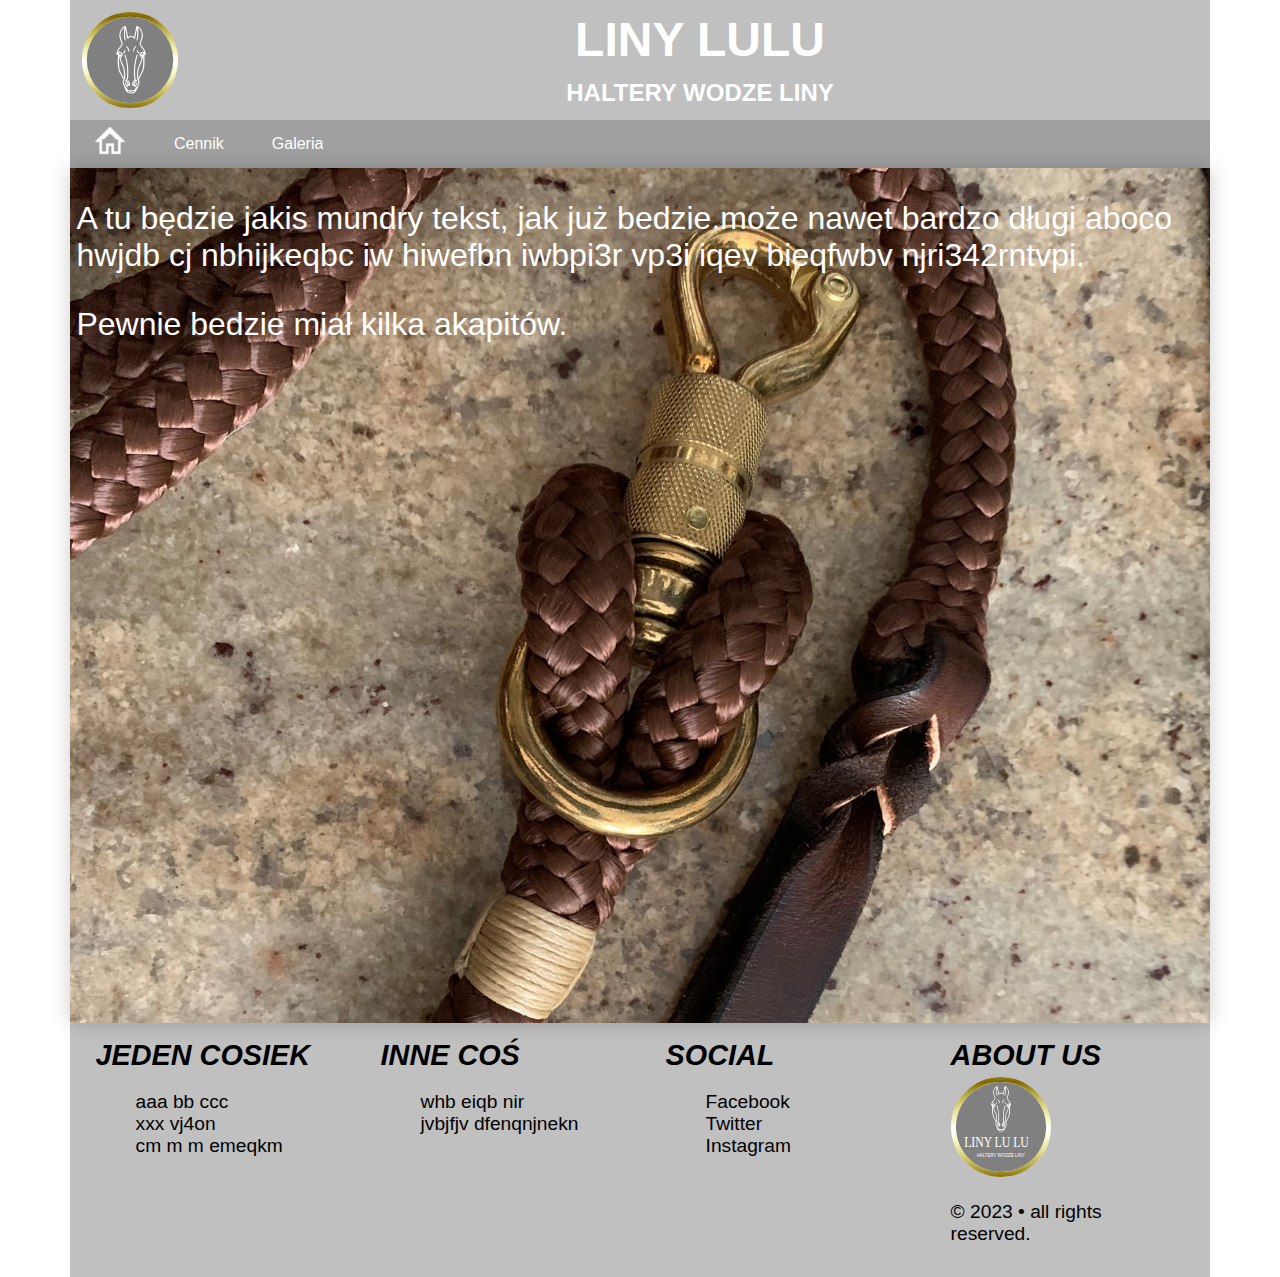
<file: index.html>
<!DOCTYPE html>
<html lang="en">
<head>
    <meta charset="UTF-8">
    <meta name="viewport" content="width=device-width, initial-scale=1, maximum-scale=1">
    <!--    <link href="https://fonts.googleapis.com/css2?family=Lato:ital,wght@0,300;0,700;1,300&display=swap" rel="stylesheet">-->
    <link href="css/styles.css" rel="stylesheet">
    <title>Home | Liny LuLu</title>
</head>
<body>
<header>
    <div class="row row-head limited prim-bk">
        <img src="liny/logo-baza-tylko-konik.svg" alt="Logo Liny LyLu">
        <div class="header-text">
            <h1>LINY LULU</h1>
            <h2>HALTERY WODZE LINY</h2>
        </div>
        <div class="dummy-head"></div>
    </div>
</header>

<nav>
    <div class="limited sec-bk medium-row">
        <button id="hamburgerBtn">&#9776;</button>
        <ul id="primaryNav">
            <li><a class="active" href="index.html"><img src="liny/icons8-home-24.png" alt="home button"></a></li>
            <li><a href="test.html">Cennik</a></li>
            <li><a href="bootstrap.html">Galeria</a></li>
        </ul>
    </div> <!-- end row -->
</nav>

<main class="limited labeled">
    <section class="carousel" aria-label="Gallery">
        <ol class="carousel__viewport">
            <li id="carousel__slide1"
                tabindex="0"
                class="carousel__slide">
                <img src="liny/tlo1.jpg">
                <div class="carousel__snapper"></div>
            </li>
            <li id="carousel__slide2"
                tabindex="0"
                class="carousel__slide">
                <img src="liny/tlo2.jpg">
                <div class="carousel__snapper"></div>
            </li>
            <li id="carousel__slide3"
                tabindex="0"
                class="carousel__slide">
                <img src="liny/tlo3.jpg">
                <div class="carousel__snapper"></div>
            </li>
            <li id="carousel__slide4"
                tabindex="0"
                class="carousel__slide">
                <img src="liny/tlo4.jpg">
                <div class="carousel__snapper"></div>
            </li>
        </ol>
    </section>
            <div class="ontop">
                <p>A tu będzie jakis mundry tekst, jak już bedzie.może nawet bardzo długi aboco hwjdb cj nbhijkeqbc iw hiwefbn  iwbpi3r vp3i iqev bieqfwbv njri342rntvpi.</p>
                <p>Pewnie bedzie miał kilka akapitów.</p>
            </div>

    <!--    <div class="prim-bk limited labeled">-->
    <!--        <img src="liny/tlo1.jpg" alt="tło">-->
    <!--        <div class="ontop">-->
    <!--            <p>A tu będzie jakis mundry tekst, jak już bedzie.może nawet bardzo długi aboco hwjdb cj nbhijkeqbc iw hiwefbn  iwbpi3r vp3i iqev bieqfwbv njri342rntvpi.</p>-->
    <!--            <p>Pewnie bedzie miał kilka akapitów.</p>-->
    <!--        </div>-->
    <!--    </div>-->
</main>

<footer>
    <div class="row prim-bk limited">
        <section class="column small-12 medium-6 large-3">
            <h2>Jeden cosiek</h2>
            <ul>
                <li>aaa bb ccc</li>
                <li>xxx vj4on</li>
                <li>cm m m emeqkm</li>
            </ul>
        </section>
        <section class="column small-12 medium-6 large-3">
            <h2>inne coś</h2>
            <ul>
                <li>whb eiqb nir</li>
                <li>jvbjfjv dfenqnjnekn</li>

            </ul>
        </section>
        <section class="column small-12 medium-6 large-3">
            <h2>Social</h2>
            <ul>
                <li>Facebook</li>
                <li>Twitter</li>
                <li>Instagram</li>
            </ul>
        </section>
        <section class="column small-12 medium-6 large-3">
            <h2>About Us</h2>
            <img src="liny/logo-baza.svg" alt="logo">
            <p>&copy; 2023 &bull; all rights reserved.</p>
        </section>

    </div>
</footer>
<script src="js/menuToggle.js"></script>
</body>
</html>
</file>
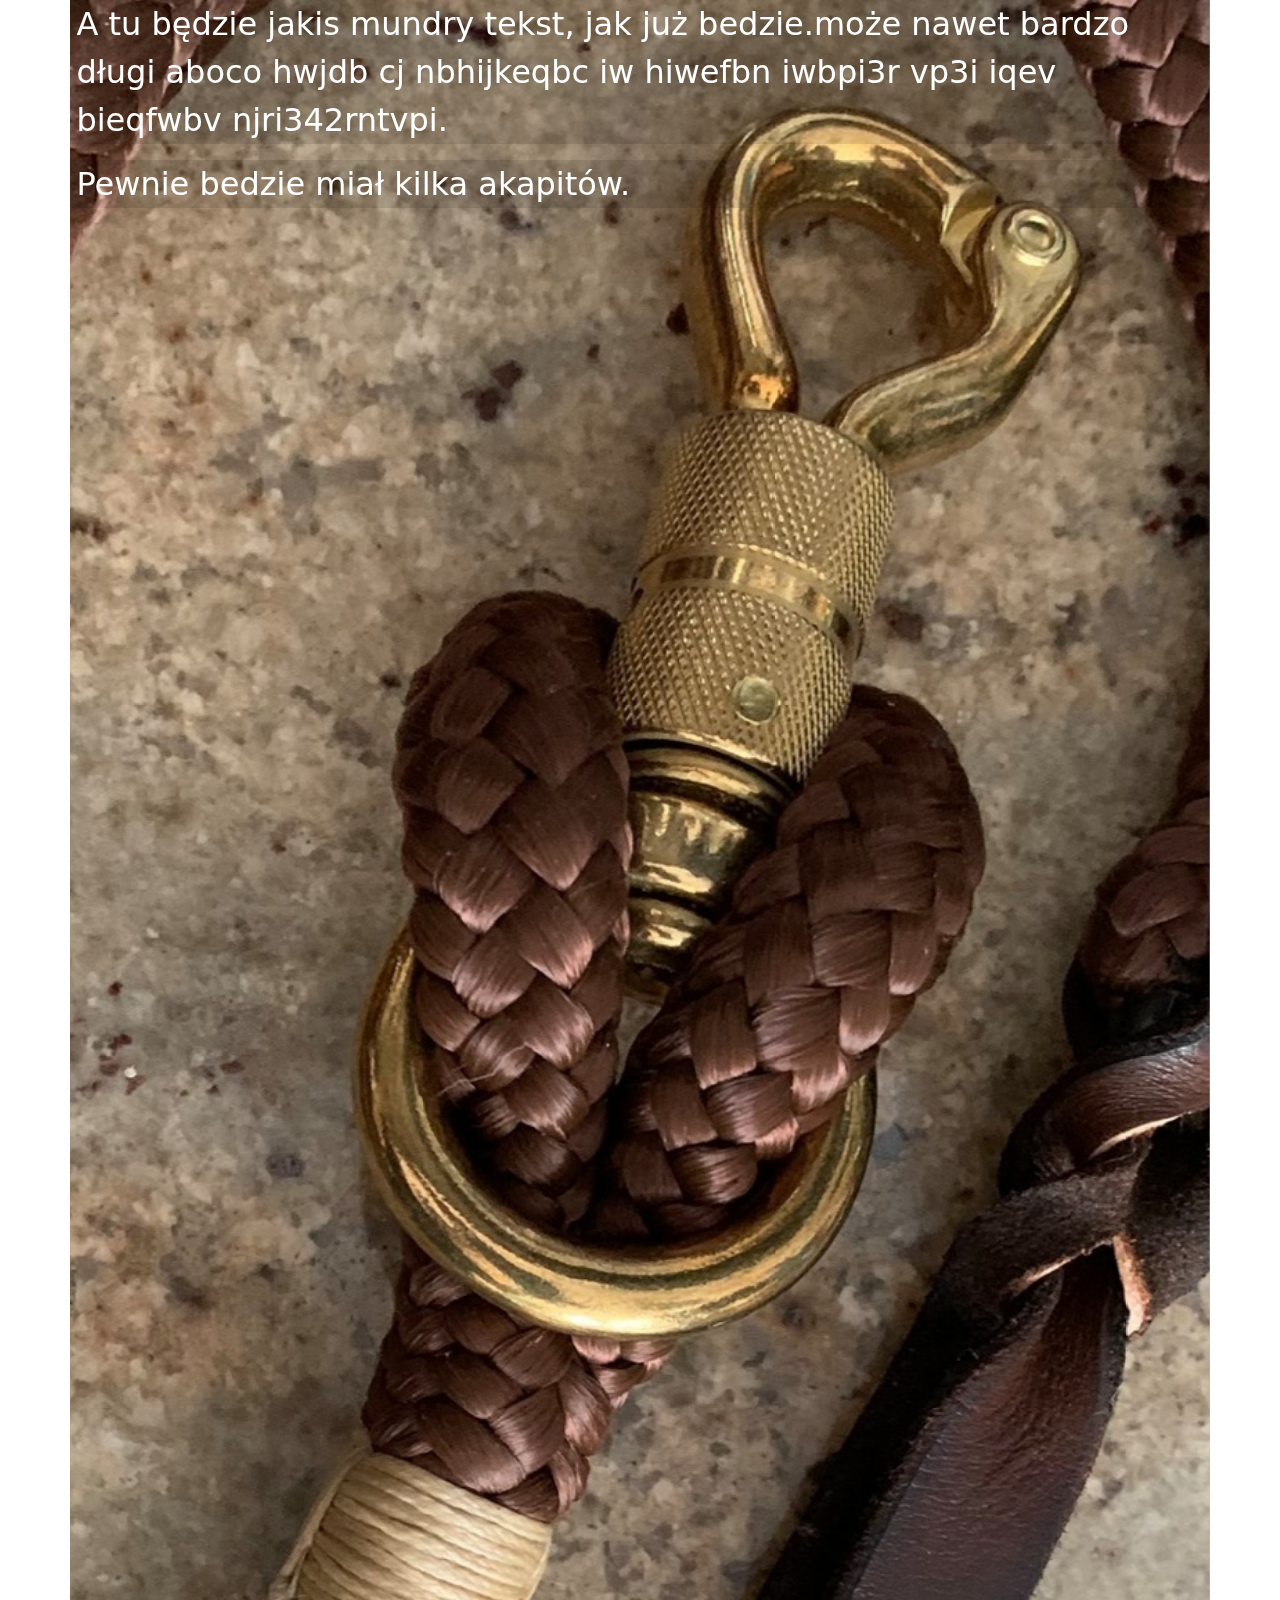
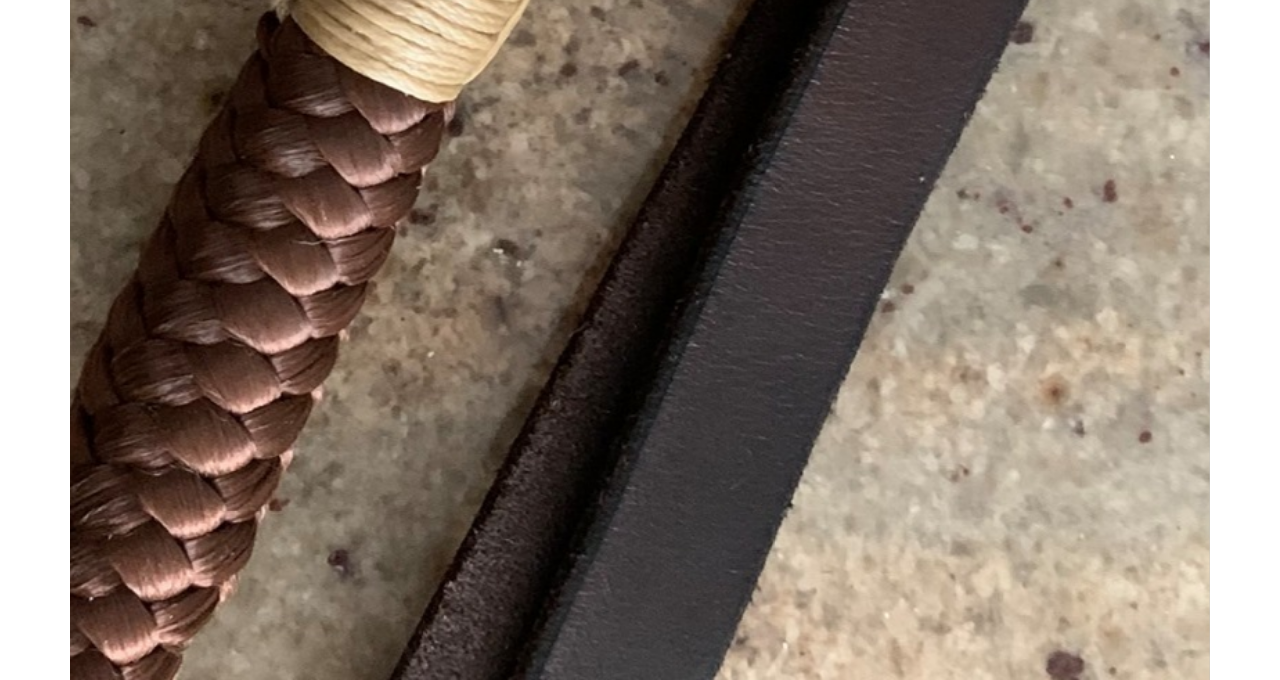
<file: bootstrap.html>
<!DOCTYPE html>
<html lang="en">
<head>
    <meta charset="UTF-8">
    <meta name="viewport" content="width=device-width, initial-scale=1, maximum-scale=1">
    <link href="bootstrap/css/bootstrap.min.css" rel="stylesheet">
    <title>bootstrapowa karuzela zawsze rozwesela</title>
    <style>
        .img-container {
            /*max-width: 1140px;*/
            margin: auto;
            display: block;
            background-color: silver;
            padding: 0;
            width: 100%;
            aspect-ratio: 1/2;
            margin: auto;
        }
        .img-in-container {
            object-fit: cover;
            width: 100%;
            height: 100%
        }
        .ontop {
            position: absolute;
            top: 0;
        }

        .ontop p{
            font-size: 2em;
            font-weight: 300;
            color: white;
            padding: 0 0.2em;
            background-color: rgba(0,0,0,0.1);
        }
        .limited {
            max-width: 1140px;
            margin: auto;
        }

    </style>
</head>
<body>
<main class="limited">
    <div id="carouselExampleAutoplaying" class="carousel slide img-container" data-bs-ride="carousel" data-bs-interval=1000>
        <div class="carousel-inner w-100 h-100">
            <div class="carousel-item active w-100 h-100">
                <img src="liny/tlo1.jpg" class="img-in-container" alt="...">
            </div>
            <div class="carousel-item w-100 h-100">
                <img src="liny/tlo2.jpg" class="img-in-container" alt="...">
            </div>
            <div class="carousel-item w-100 h-100">
                <img src="liny/tlo3.jpg" class="img-in-container" alt="...">
            </div>
        </div>

        <div class="ontop">
            <p>A tu będzie jakis mundry tekst, jak już bedzie.może nawet bardzo długi aboco hwjdb cj nbhijkeqbc iw hiwefbn  iwbpi3r vp3i iqev bieqfwbv njri342rntvpi.</p>
            <p>Pewnie bedzie miał kilka akapitów.</p>
        </div>

<!--        <button class="carousel-control-prev" type="button" data-bs-target="#carouselExampleAutoplaying"-->
<!--                data-bs-slide="prev">-->
<!--            <span class="carousel-control-prev-icon" aria-hidden="true"></span>-->
<!--            <span class="visually-hidden">Previous</span>-->
<!--        </button>-->
<!--        <button class="carousel-control-next" type="button" data-bs-target="#carouselExampleAutoplaying"-->
<!--                data-bs-slide="next">-->
<!--            <span class="carousel-control-next-icon" aria-hidden="true"></span>-->
<!--            <span class="visually-hidden">Next</span>-->
<!--        </button>-->
    </div>
</main>

</body>
<script src="bootstrap/js/bootstrap.bundle.js"></script>
</html>
</file>
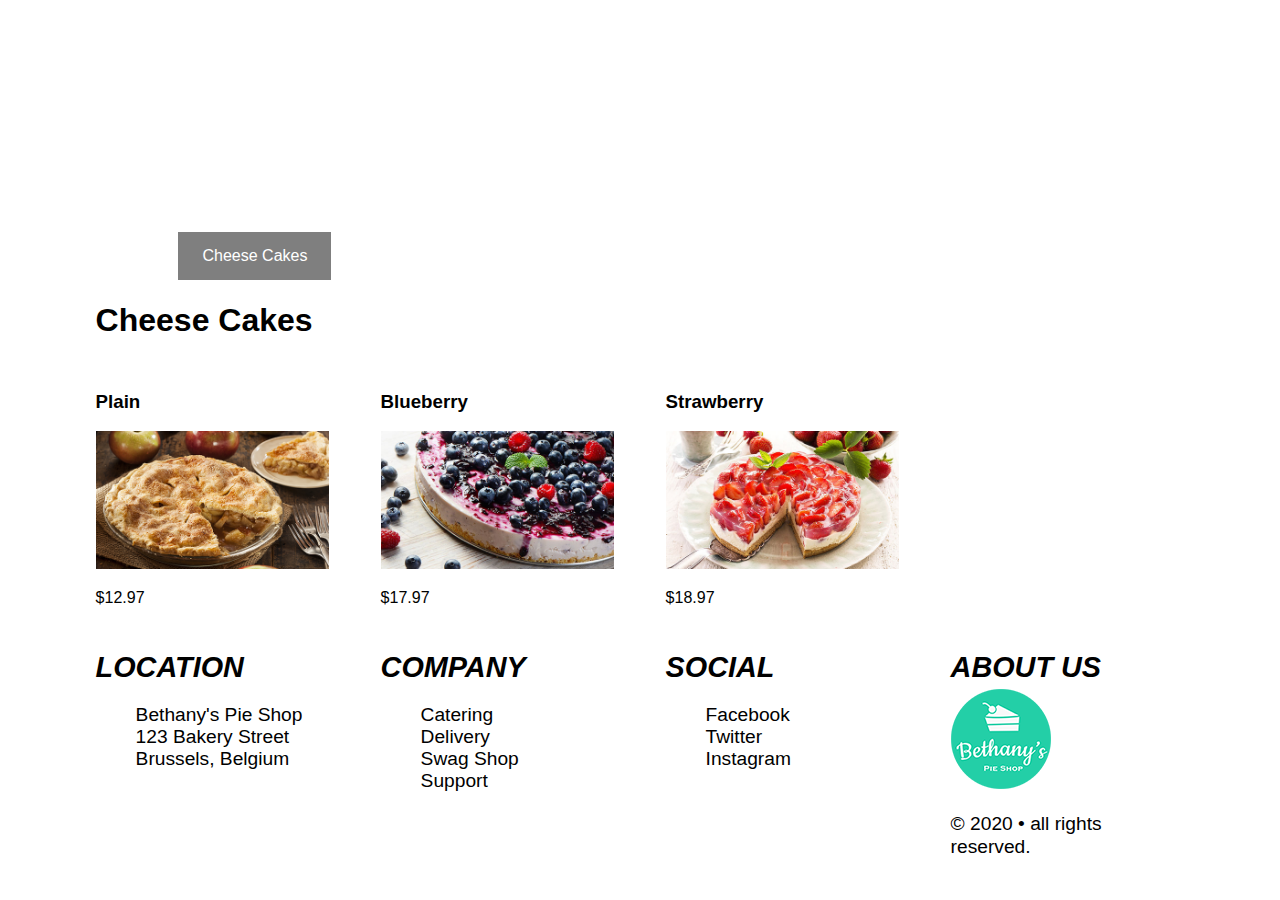
<file: cheeseCakes.html>
<!doctype html>
<html lang="en">
<head>
<meta charset="UTF-8">
    <meta name="viewport" content="width=device-width, initial-scale=1, maximum-scale=1">
    
    <link href="https://fonts.googleapis.com/css2?family=Lato:ital,wght@0,300;0,700;1,300&display=swap" rel="stylesheet">
    
    <link href="css/styles.css" rel="stylesheet">
    
<title>Home | Bethany's Pie Shop</title>
</head>

<body>
    <header class="clearfix">
    <div class="row limited">
        <section class="column small-12">
        <img src="images/logo.svg" alt="Bethany's Pie Shop Logo">
        <h1>Bethany's</h1>
        <h2>Fantastic Pie Shop</h2>
        </section>
    </div> <!-- end row -->
    </header>
    
    <nav class="clearfix">
        <div class="row limited">
        <button id="hamburgerBtn">&#9776;</button>
        <ul id="primaryNav">
            <li><a href="index.html">Specials</a></li>
            <li class="active"><a href="cheeseCakes.html">Cheese Cakes</a></li>
            <li><a href="fruitPies.html">Fruit Pies</a></li>
            <li><a href="#">Swag Shop</a></li>
        </ul>
            </div> <!-- end row -->
    </nav>
    
    <main class="clearfix">

        
        <div class="row limited">
            <section class="column small-12">
                <h1>Cheese Cakes</h1>
            </section>
        </div><!-- end row -->
        
        
    <div class="row limited">
<section class="column small-6 medium-4 large-3"> 
    <h3>Plain</h3>
    <img src="products/pie-apple.jpg" alt="apple pie">
    <p>$12.97</p>
</section>
<section class="column small-6 medium-4 large-3"> 
    <h3>Blueberry</h3>
    <img src="products/cake-blueberry.jpg" alt="blueberry pie">
    <p>$17.97</p>
</section>
    <section class="column small-6 medium-4 large-3"> 
    <h3>Strawberry</h3>
    <img src="products/cake-strawberry.jpg" alt="strawberry cheesecake">
    <p>$18.97</p>
</section>
</div> <!-- end row -->       
        
        
        

        
    </main>
    
    <footer class="clearfix">
        <div class="row limited">
<section class="column small-12 medium-6 large-3">
    <h2>Location</h2>
    <ul>
        <li>Bethany's Pie Shop</li>
        <li>123 Bakery Street</li> 
        <li>Brussels, Belgium</li>
    </ul>
</section>
<section class="column small-12 medium-6 large-3">
    <h2>Company</h2>
    <ul>
        <li>Catering</li>
        <li>Delivery</li> 
        <li>Swag Shop</li>
        <li>Support</li>
    </ul>
</section>
<section class="column small-12 medium-6 large-3">
    <h2>Social</h2>
    <ul>
        <li>Facebook</li>
        <li>Twitter</li> 
        <li>Instagram</li>
    </ul>
</section>
<section class="column small-12 medium-6 large-3">
    <h2>About Us</h2>
    <img src="images/logo2.png" alt="logo">
    <p>&copy; 2020 &bull; all rights reserved.</p>
</section>
</div> <!-- end row -->
    </footer>
    
    <script src="js/menuToggle.js"></script> 
    
</body>
</html>
</file>
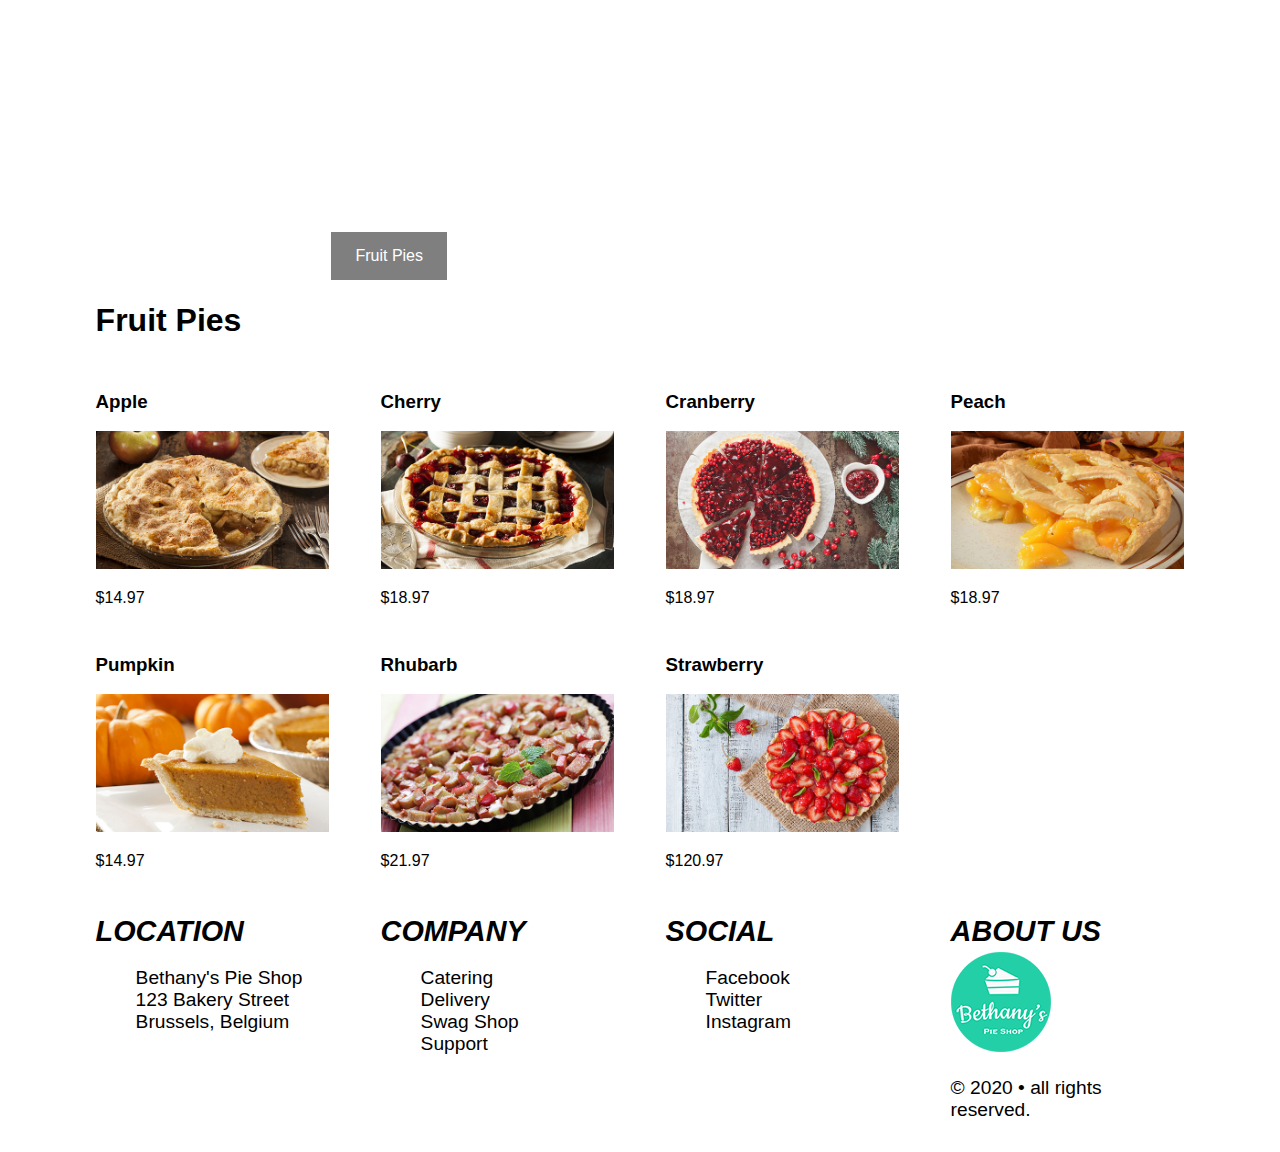
<file: fruitPies.html>
<!doctype html>
<html lang="en">
<head>
<meta charset="UTF-8">
    <meta name="viewport" content="width=device-width, initial-scale=1, maximum-scale=1">
    
    <link href="https://fonts.googleapis.com/css2?family=Lato:ital,wght@0,300;0,700;1,300&display=swap" rel="stylesheet">
    
    <link href="css/styles.css" rel="stylesheet">
 
    
<title>Home | Bethany's Pie Shop</title>
</head>

<body>
    <header class="clearfix">
    <div class="row limited">
        <section class="column small-12">
        <img src="images/logo.svg" alt="Bethany's Pie Shop Logo">
        <h1>Bethany's</h1>
        <h2>Fantastic Pie Shop</h2>
        </section>
    </div> <!-- end row -->
    </header>
    
    <nav class="clearfix">
        <div class="row limited">
        <button id="hamburgerBtn">&#9776;</button>
        <ul id="primaryNav">
            <li><a href="index.html">Specials</a></li>
            <li><a href="cheeseCakes.html">Cheese Cakes</a></li>
            <li class="active"><a href="fruitPies.html">Fruit Pies</a></li>
            <li><a href="#">Swag Shop</a></li>
        </ul>
            </div> <!-- end row -->
    </nav>
    
    <main class="clearfix">

        
        <div class="row limited">
            <section class="column small-12">
                <h1>Fruit Pies</h1>
            </section>
        </div><!-- end row -->
        
        
    <div class="row limited">
        <section class="column small-6 medium-4 large-3"> 
            <h3>Apple</h3>
            <img src="products/pie-apple.jpg" alt="apple pie">
            <p>$14.97</p>
        </section>
        <section class="column small-6 medium-4 large-3"> 
    <h3>Cherry</h3>
    <img src="products/pie-cherry.jpg" alt="blueberry pie">
    <p>$18.97</p>
</section>
<section class="column small-6 medium-4 large-3"> 
    <h3>Cranberry</h3>
    <img src="products/pie-cranberry.jpg" alt="cranberry cheesecake">
    <p>$18.97</p>
</section>
<section class="column small-6 medium-4 large-3"> 
    <h3>Peach</h3>
    <img src="products/pie-peach.jpg" alt="cranberry cheesecake">
    <p>$18.97</p>
</section>
<section class="column small-6 medium-4 large-3"> 
    <h3>Pumpkin</h3>
    <img src="products/pie-pumpkin.jpg" alt="cranberry cheesecake">
    <p>$14.97</p>
</section>
<section class="column small-6 medium-4 large-3"> 
    <h3>Rhubarb</h3>
    <img src="products/pie-rhubarb.jpg" alt="cranberry cheesecake">
    <p>$21.97</p>
</section>
<section class="column small-6 medium-4 large-3"> 
    <h3>Strawberry</h3>
    <img src="products/pie-strawberry.jpg" alt="cranberry cheesecake">
    <p>$120.97</p>
</section>
            
            
            
    </div> <!-- end row -->   
        
    </main>
    
    <footer class="clearfix">
        <div class="row limited">
<section class="column small-12 medium-6 large-3">
    <h2>Location</h2>
    <ul>
        <li>Bethany's Pie Shop</li>
        <li>123 Bakery Street</li> 
        <li>Brussels, Belgium</li>
    </ul>
</section>
<section class="column small-12 medium-6 large-3">
    <h2>Company</h2>
    <ul>
        <li>Catering</li>
        <li>Delivery</li> 
        <li>Swag Shop</li>
        <li>Support</li>
    </ul>
</section>
<section class="column small-12 medium-6 large-3">
    <h2>Social</h2>
    <ul>
        <li>Facebook</li>
        <li>Twitter</li> 
        <li>Instagram</li>
    </ul>
</section>
<section class="column small-12 medium-6 large-3">
    <h2>About Us</h2>
    <img src="images/logo2.png" alt="logo">
    <p>&copy; 2020 &bull; all rights reserved.</p>
</section>
</div> <!-- end row -->
    </footer>
    
    <script src="js/menuToggle.js"></script> 
    
</body>
</html>
</file>
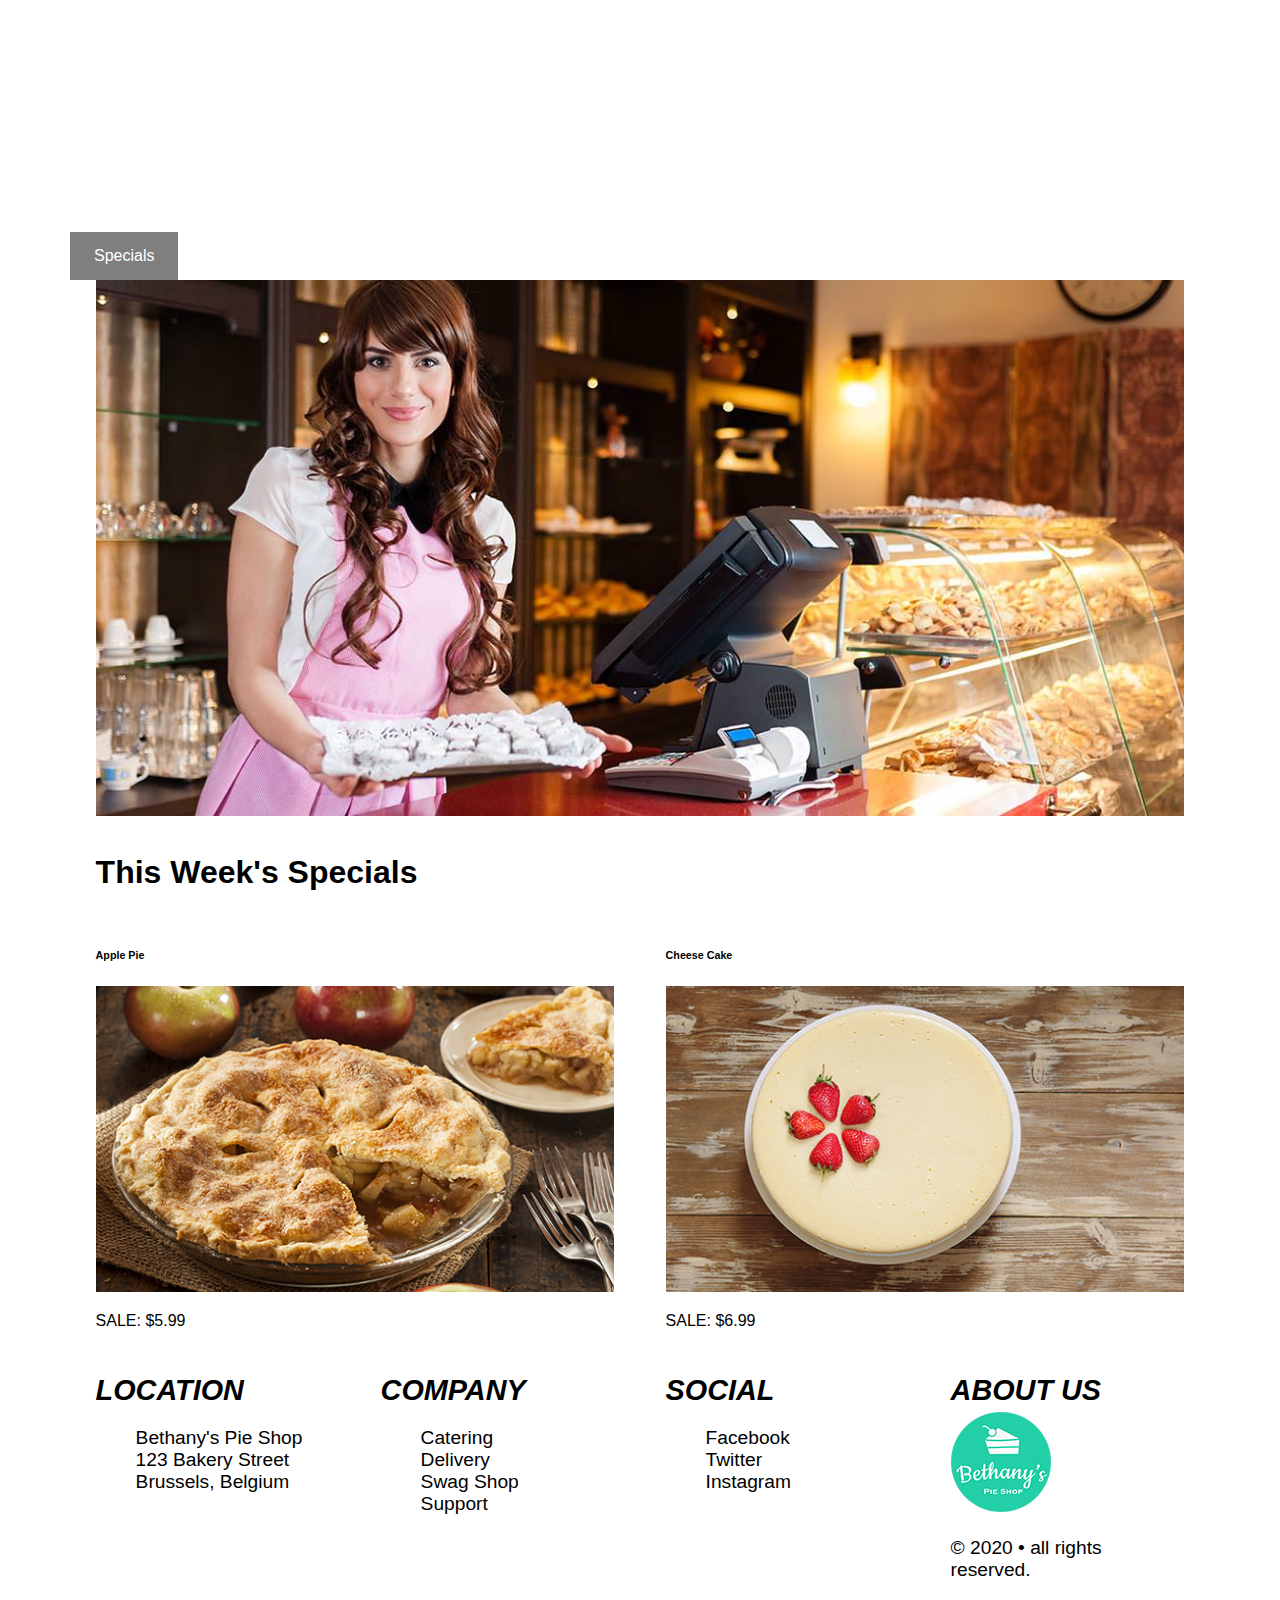
<file: index_old.html>
<!doctype html>
<html lang="en">
<head>
<meta charset="UTF-8">
    <meta name="viewport" content="width=device-width, initial-scale=1, maximum-scale=1">
    
    <link href="https://fonts.googleapis.com/css2?family=Lato:ital,wght@0,300;0,700;1,300&display=swap" rel="stylesheet">

    <link href="css/styles.css" rel="stylesheet">

<title>Home | Bethany's Pie Shop</title>
</head>

<body>
    <header class="clearfix">
    <div class="row limited">
        <section class="column small-12">
        <img src="images/logo.svg" alt="Bethany's Pie Shop Logo">
        <h1>Bethany's</h1>
        <h2>Fantastic Pie Shop</h2>
        </section>
    </div> <!-- end row -->
    </header>
    
    <nav class="clearfix">
        <div class="row limited">
        <button id="hamburgerBtn">&#9776;</button>
        <ul id="primaryNav">
            <li class="active"><a href="index.html">Specials</a></li>
            <li><a href="cheeseCakes.html">Cheese Cakes</a></li>
            <li><a href="fruitPies.html">Fruit Pies</a></li>
            <li><a href="#">Swag Shop</a></li>
        </ul>
            </div> <!-- end row -->
    </nav>
    
    <main class="clearfix">
        <div class="row limited">
            <section class="column small-12">
                <img src="images/hero.jpg" alt="Bethany at Work" width="1140" height="561">
            </section>
        </div><!-- end row -->
        
        <div class="row limited">
            <section class="column small-12">
                <h1>This Week's Specials</h1>
            </section>
        </div><!-- end row -->
        
        <div class="row limited">
            <section class="column small-12 medium-6 labeled">
                <h6>Apple Pie</h6>
                <img src="products/pie-apple.jpg" alt="apple pie">
                <p>SALE: $5.99</p>
            </section>
            <section class="column small-12 medium-6 labeled">
                <h6>Cheese Cake</h6>
                <img src="products/cake-plain.jpg" alt="apple pie">
                <p>SALE: $6.99</p>
            </section>
        </div><!-- end row -->
        
        
        
    
    </main>
    
    <footer class="clearfix">
        <div class="row limited">
<section class="column small-12 medium-6 large-3">
    <h2>Location</h2>
    <ul>
        <li>Bethany's Pie Shop</li>
        <li>123 Bakery Street</li> 
        <li>Brussels, Belgium</li>
    </ul>
</section>
<section class="column small-12 medium-6 large-3">
    <h2>Company</h2>
    <ul>
        <li>Catering</li>
        <li>Delivery</li> 
        <li>Swag Shop</li>
        <li>Support</li>
    </ul>
</section>
<section class="column small-12 medium-6 large-3">
    <h2>Social</h2>
    <ul>
        <li>Facebook</li>
        <li>Twitter</li> 
        <li>Instagram</li>
    </ul>
</section>
<section class="column small-12 medium-6 large-3">
    <h2>About Us</h2>
    <img src="images/logo2.png" alt="logo">
    <p>&copy; 2020 &bull; all rights reserved.</p>
</section>
</div> <!-- end row -->
    </footer>
    
    <script src="js/menuToggle.js"></script> 
    
</body>
</html>
</file>
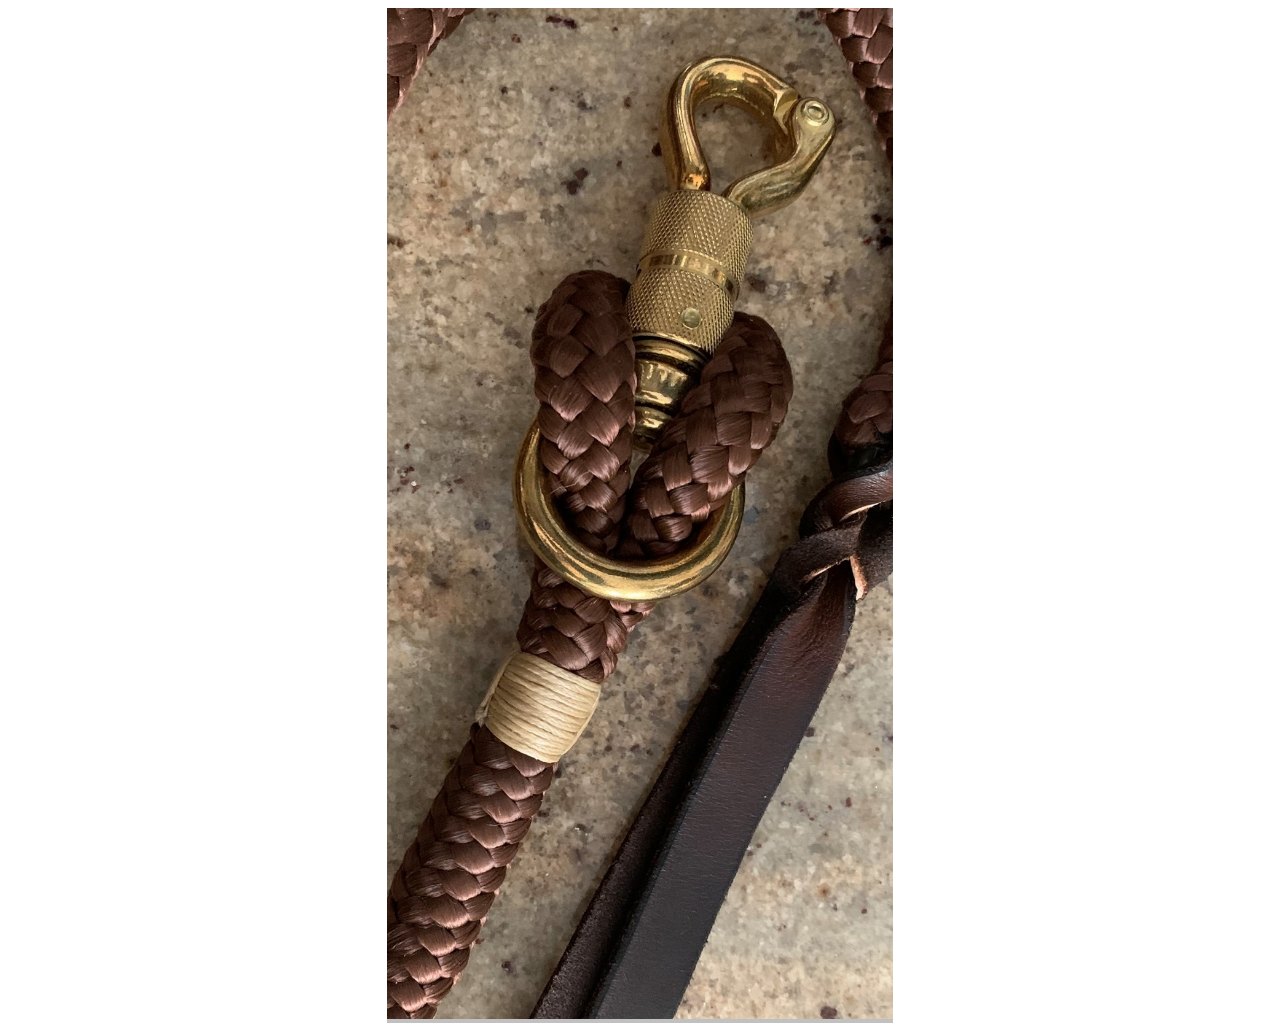
<file: test.html>
<!DOCTYPE html>
<html lang="en">
<head>
    <meta charset="UTF-8">
    <title>Title</title>
    <style>
        .img-container {
            display: block;
            background-color: silver;
            padding: 0;
            width: 40%;
            aspect-ratio: 1/2;
            margin: auto;
        }
        .img-in-container {
            object-fit: cover;
            width:100%;
            height:100%
        }
    </style>
</head>
<body>
<main>

</main>
<div class="img-container">
    <img class="img-in-container" src="liny/tlo1.jpg">
</div>

</body>
</html>
</file>
<file: css/styles.css>
/*! normalize.css v8.0.1 | MIT License | github.com/necolas/normalize.css */html{line-height:1.15;-webkit-text-size-adjust:100%}body{margin:0}main{display:block}h1{font-size:2em;margin:.67em 0}hr{box-sizing:content-box;height:0;overflow:visible}pre{font-family:monospace,monospace;font-size:1em}a{background-color:rgba(0,0,0,0)}abbr[title]{border-bottom:none;text-decoration:underline;text-decoration:underline dotted}b,strong{font-weight:bolder}code,kbd,samp{font-family:monospace,monospace;font-size:1em}small{font-size:80%}sub,sup{font-size:75%;line-height:0;position:relative;vertical-align:baseline}sub{bottom:-0.25em}sup{top:-0.5em}img{border-style:none}button,input,optgroup,select,textarea{font-family:inherit;font-size:100%;line-height:1.15;margin:0}button,input{overflow:visible}button,select{text-transform:none}button,[type=button],[type=reset],[type=submit]{-webkit-appearance:button}button::-moz-focus-inner,[type=button]::-moz-focus-inner,[type=reset]::-moz-focus-inner,[type=submit]::-moz-focus-inner{border-style:none;padding:0}button:-moz-focusring,[type=button]:-moz-focusring,[type=reset]:-moz-focusring,[type=submit]:-moz-focusring{outline:1px dotted ButtonText}fieldset{padding:.35em .75em .625em}legend{box-sizing:border-box;color:inherit;display:table;max-width:100%;padding:0;white-space:normal}progress{vertical-align:baseline}textarea{overflow:auto}[type=checkbox],[type=radio]{box-sizing:border-box;padding:0}[type=number]::-webkit-inner-spin-button,[type=number]::-webkit-outer-spin-button{height:auto}[type=search]{-webkit-appearance:textfield;outline-offset:-2px}[type=search]::-webkit-search-decoration{-webkit-appearance:none}::-webkit-file-upload-button{-webkit-appearance:button;font:inherit}details{display:block}summary{display:list-item}template{display:none}[hidden]{display:none}html{-webkit-text-size-adjust:100%;-ms-text-size-adjust:100%}*{-moz-box-sizing:border-box;-webkit-box-sizing:border-box;box-sizing:border-box}@keyframes tonext{75%{left:0}95%{left:100%}98%{left:100%}99%{left:0}}@keyframes tostart{75%{left:0}95%{left:-300%}98%{left:-300%}99%{left:0}}@keyframes snap{96%{scroll-snap-align:center}97%{scroll-snap-align:none}99%{scroll-snap-align:none}100%{scroll-snap-align:center}}*{box-sizing:border-box;scrollbar-color:rgba(0,0,0,0) rgba(0,0,0,0);scrollbar-width:0px}*::-webkit-scrollbar{width:0}*::-webkit-scrollbar-track{background:rgba(0,0,0,0)}*::-webkit-scrollbar-thumb{background:rgba(0,0,0,0);border:none}*{-ms-overflow-style:none}ol,li{list-style:none;margin:0;padding:0}.carousel{position:relative;padding-top:75%;filter:drop-shadow(0 0 10px rgba(0, 0, 0, 0.2));perspective:100px;animation-duration:1s}.carousel__viewport{animation-duration:1s;position:absolute;top:0;right:0;bottom:0;left:0;display:flex;overflow-x:scroll;counter-reset:item;scroll-behavior:smooth;scroll-snap-type:x mandatory}.carousel__slide{position:relative;flex:0 0 100%;width:100%;counter-increment:item}.carousel__snapper{position:absolute;top:0;left:0;width:100%;height:100%;scroll-snap-align:center}@media(hover: hover){.carousel__snapper{animation-name:tonext,snap;animation-timing-function:ease;animation-duration:5s;animation-iteration-count:infinite}.carousel__slide:last-child .carousel__snapper{animation-name:tostart,snap}}@media(prefers-reduced-motion: reduce){.carousel__snapper{animation-name:none}}.carousel:hover .carousel__snapper,.carousel:focus-within .carousel__snapper{animation-name:none}.carousel__navigation{position:absolute;right:0;bottom:0;left:0;text-align:center}.carousel__navigation-list,.carousel__navigation-item{display:inline-block}.carousel__navigation-button{display:inline-block;width:1.5rem;height:1.5rem;background-color:#333;background-clip:content-box;border:.25rem solid rgba(0,0,0,0);border-radius:50%;font-size:0;transition:transform .1s}.carousel::before,.carousel::after,.carousel__prev,.carousel__next{position:absolute;top:0;margin-top:37.5%;width:4rem;height:4rem;transform:translateY(-50%);border-radius:50%;font-size:0;outline:0}.carousel::before,.carousel__prev{left:-1rem}.carousel::after,.carousel__next{right:-1rem}body{background-color:#fff;font-family:Arial,Helvetica,sans-serif;font-size:16px}.limited{max-width:1140px;margin:auto}.column{float:left;padding:0 2vw;margin:0 0 .75rem 0}.small-12{width:100%}.small-6{width:50%}.prim-bk{background-color:silver}.sec-bk{background-color:#a0a0a0}.row{display:flex;flex-direction:row;flex-wrap:wrap}header{font-size:1em}header img{height:5em;padding:.5em .5em}header .header-text{padding:.5em .5em}header .dummy-head{display:none}header h1,header h2{text-align:center;margin:0;color:#fff}header h1{font-weight:900;font-size:2em}header h2{font-size:1em;padding:.5em 0 0 0}button#hamburgerBtn{background:none;border:none;color:#fff;font-size:2.4em;cursor:pointer;padding:0 30px 0 2vw}nav img{height:2em}nav ul{display:none;margin:0;padding:0}nav ul.open{display:block}nav li{vertical-align:middle;height:3em;list-style-type:none;padding:.5em 0}nav li.active{background-color:rgba(0,0,0,.5)}nav a{display:block;text-align:center;text-decoration:none;color:#fff;padding:0}nav li:hover{background-color:rgba(0,0,0,.2)}main img{width:100%;height:auto}main .ontop{position:absolute;top:0}main .ontop p{font-size:2em;font-weight:300;color:#fff;padding:0 .2em}.labeled{position:relative;top:0;bottom:0}footer{font-size:1.2rem}footer img{height:100px}footer h2{font-style:italic;text-transform:uppercase;margin:1rem 0 .3rem 0}@media only screen and (min-width: 768px){header{font-size:1.5em}header .row-head{justify-content:space-between}header .dummy-head{display:block}.medium-6{width:50%}.medium-4{width:33.3333%}.medium-row{display:flex;flex-direction:row;flex-wrap:wrap}nav button{display:none}nav ul{display:block}nav li{padding:.5em 1.5em;float:left;display:flex;flex-direction:column;justify-content:center}}@media only screen and (min-width: 1140px){.large-3{width:25%}}/*# sourceMappingURL=styles.css.map */
</file>
